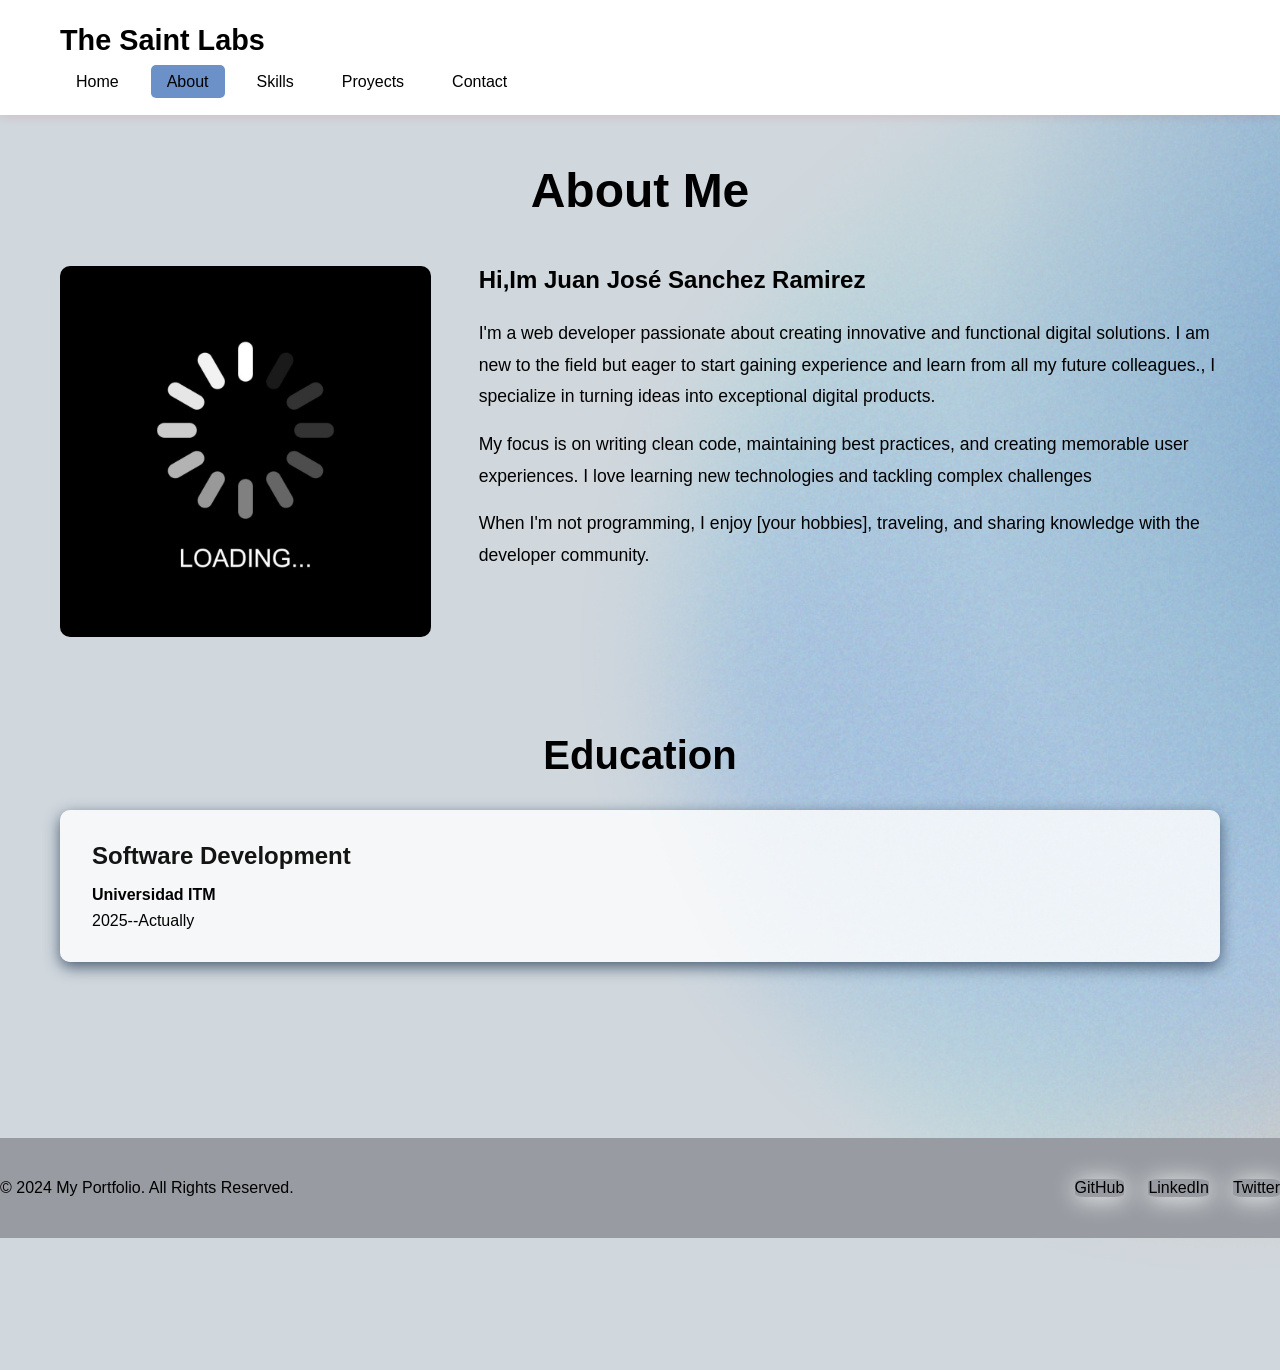
<file: about.html>
<!DOCTYPE html>
<html lang="es">
<head>
    <meta charset="UTF-8">
    <meta name="viewport" content="width=device-width, initial-scale=1.0">
    <title>Saint</title>
    <link rel="stylesheet" href="style.css">
</head>
<body>
    <header>
        <div class="container">
            <div class="logo">The Saint Labs</div>
            <nav>
                <ul>
                    <li><a href="index.html">Home</a></li>
                    <li><a href="about.html" class="active">About</a></li>
                    <li><a href="skills.html">Skills</a></li>
                    <li><a href="work.html">Proyects</a></li>
                    <li><a href="contact.html">Contact</a></li>
                </ul>
            </nav>
        </div>
    </header>

    <main>
        <div class="container">
            <h1 class="page-title">About Me</h1>
            
            <section class="about-content">
                <div class="about-grid">
                    <div class="about-image">
                        <div class="image-placeholder">
                            
                        </div>
                    </div>
                    
                    <div class="about-text">
                        <h2>Hi,Im Juan José Sanchez Ramirez</h2>
                        <p>I'm a web developer passionate about creating innovative and functional digital solutions. I am new to the field but eager to start gaining experience and learn from all my future colleagues., I specialize in turning ideas into exceptional digital products.</p>

                        <p>My focus is on writing clean code, maintaining best practices, and creating memorable user experiences. I love learning new technologies and tackling complex challenges</p>
                        
                        <p>When I'm not programming, I enjoy [your hobbies], traveling, and sharing knowledge with the developer community.</p>
                    </div>
                </div>
            </section>

            

            <section class="education">
                <h2 class="section-title">Education</h2>
                <div class="cards">
                    <div class="card">
                        <h3>Software Development</h3>
                        <p class="company">Universidad ITM</p>
                        <p>2025--Actually</p>
                    </div>
                    
                </div>
            </section>
        </div>
    </main>

    <footer>
        <div class="container-about">
            <p>&copy; 2024 My Portfolio. All Rights Reserved.</p>
            <div class="social-links">
                <a href="https://github.com/SaintDev00">GitHub</a>
                <a href="#">LinkedIn</a>
                <a href="#">Twitter</a>
            </div>
        </div>
    </footer>
</body>
</html>
</file>
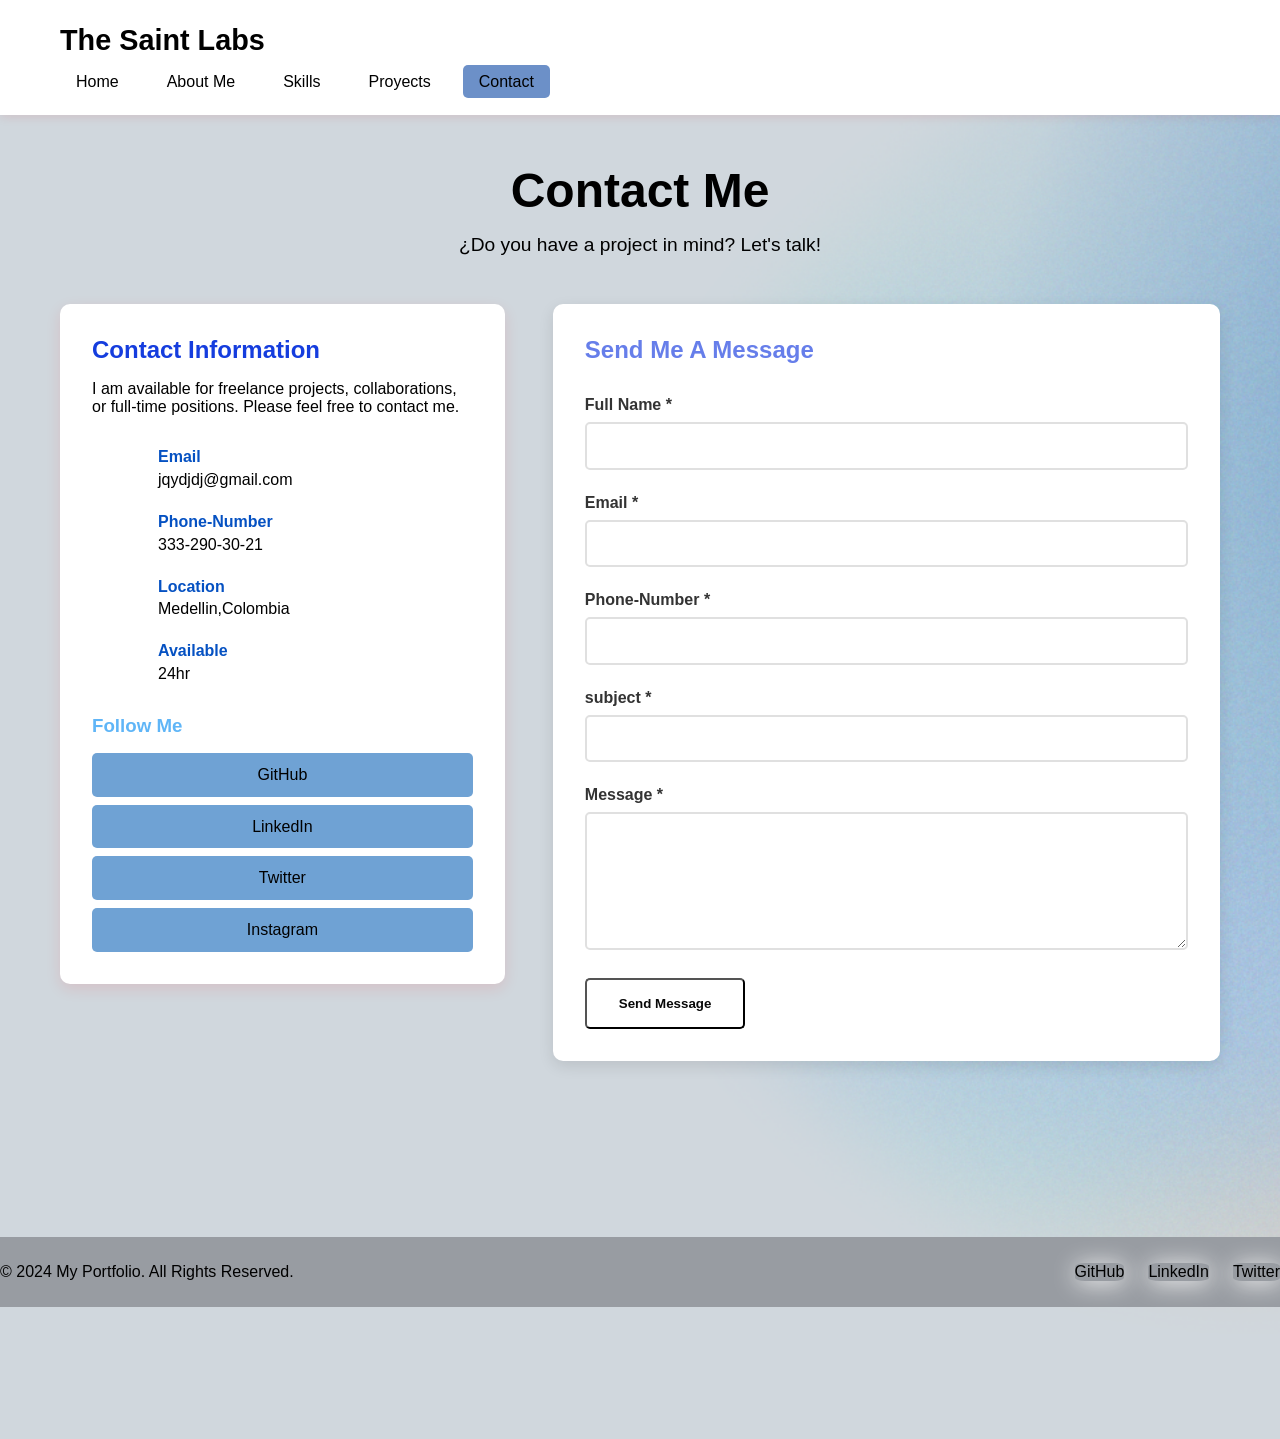
<file: contact.html>
<!DOCTYPE html>
<html lang="es">
<head>
    <meta charset="UTF-8">
    <meta name="viewport" content="width=device-width, initial-scale=1.0">
    <title>Saint</title>
    <link rel="stylesheet" href="chipset.css">
</head>
<body>
    <header>
        <div class="container">
            <div class="logo">The Saint Labs</div>
            <nav>
                <ul>
                    <li><a href="index.html">Home</a></li>
                    <li><a href="about.html">About Me</a></li>
                    <li><a href="skills.html">Skills</a></li>
                    <li><a href="work.html">Proyects</a></li>
                    <li><a href="contact.html" class="active">Contact</a></li>
                </ul>
            </nav>
        </div>
    </header>

    <main>
        <div class="container">
            <h1 class="page-title">Contact Me</h1>
            <p class="subtitle">¿Do you have a project in mind? Let's talk!</p>

            <div class="contact-grid">
                <div class="contact-info">
                    <h2>Contact Information</h2>
                    <p>I am available for freelance projects, collaborations, or full-time positions. Please feel free to contact me.</p>
                    
                    <div class="contact-items">
                        <div class="contact-item">
                            <div class="contact-icon"></div>
                            <div>
                                <h3>Email</h3>
                                <p>jqydjdj@gmail.com<j/p>
                            </div>
                        </div>

                        <div class="contact-item">
                            <div class="contact-icon"></div>
                            <div>
                                <h3>Phone-Number</h3>
                                <p>333-290-30-21</p>
                            </div>
                        </div>

                        <div class="contact-item">
                            <div class="contact-icon"></div>
                            <div>
                                <h3>Location</h3>
                                <p>Medellin,Colombia</p>
                            </div>
                        </div>

                        <div class="contact-item">
                            <div class="contact-icon"></div>
                            <div>
                                <h3>Available</h3>
                                <p>24hr</p>
                            </div>
                        </div>
                    </div>

                    <div class="social-media">
                        <h3>Follow Me</h3>
                        <div class="social-buttons">
                            <a href="#" class="social-btn">
                                <span>GitHub</span>
                            </a>
                                                                     <a href="#" class="social-btn">
                                <span>LinkedIn</span>
                            </a>
                            <a href="#" class="social-btn">
                                <span>Twitter</span>
                            </a>
                            <a href="#" class="social-btn">
                                <span>Instagram</span>
                            </a>
                        </div>
                    </div>
                </div>

                <div class="contact-form-container">
                    <form class="contact-form" id="contactForm">
                        <h2>Send Me A Message</h2>
                        
                        <div class="form-group">
                            <label for="name">Full Name *</label>
                            <input type="text" id="name" name="name" required>
                        </div>

                        <div class="form-group">
                            <label for="email">Email *</label>
                            <input type="email" id="email" name="email" required>
                        </div>

                        <div class="form-group">
                            <label for="phone">Phone-Number *</label>
                            <input type="tel" id="phone" name="phone">
                        </div>

                        <div class="form-group">
                            <label for="subject">subject *</label>
                            <input type="text" id="subject" name="subject" required>
                        </div>

                        <div class="form-group">
                            <label for="message">Message *</label>
                            <textarea id="message" name="message" rows="6" required></textarea>
                        </div>

                        <button type="submit" class="btn btn-primary">Send Message</button>
                    </form>
                </div>
            </div>
        </div>
    </main>

    <footer>
        <div class="container-contact">
            <p>&copy; 2024 My Portfolio. All Rights Reserved.</p>
            <div class="social-links">
                <a href="https://github.com/SaintDev00">GitHub</a>
                <a href="#">LinkedIn</a>
                <a href="#">Twitter</a>
            </div>
        </div>
    </footer>

    <script>
        document.getElementById('contactForm').addEventListener('submit', function(e) {
            e.preventDefault();
            alert('¡Gracias por tu mensaje! Te contactaré pronto.');
            this.reset();
        });
    </script>
</body>
</html>
</file>
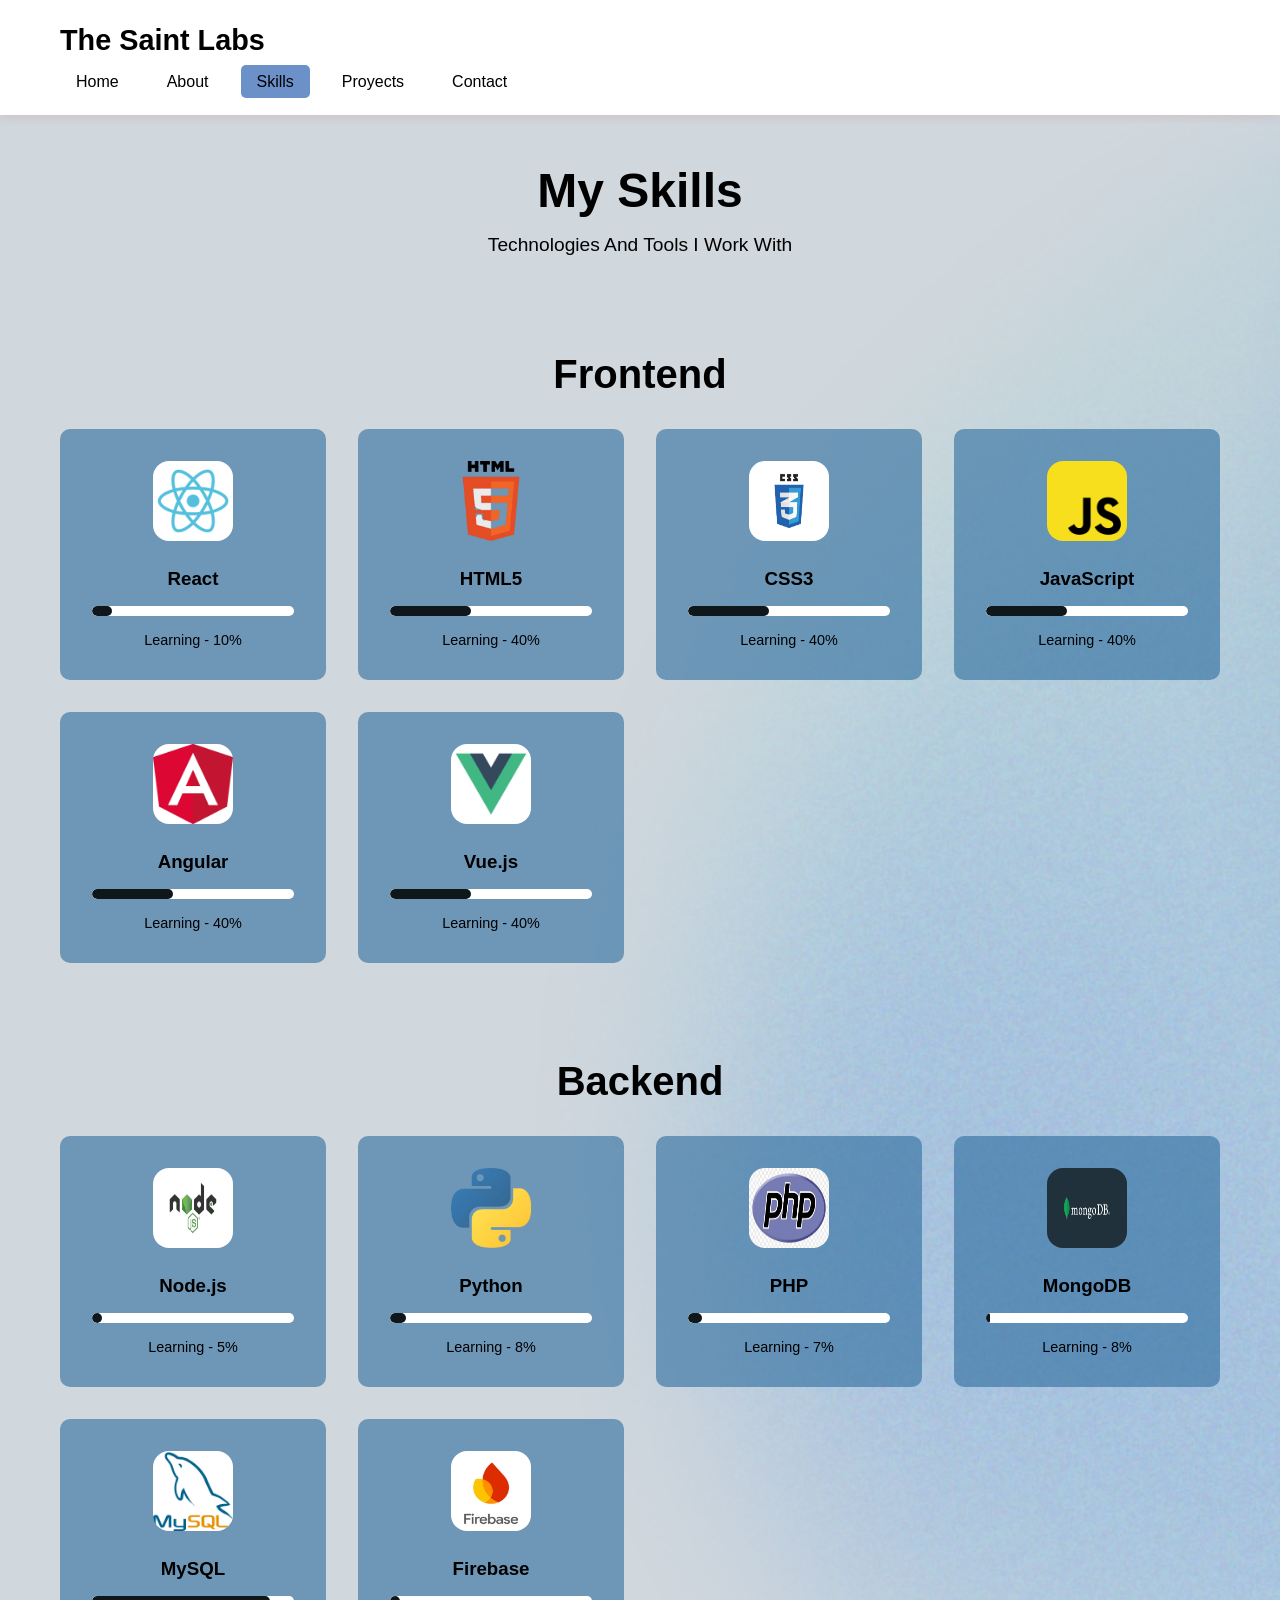
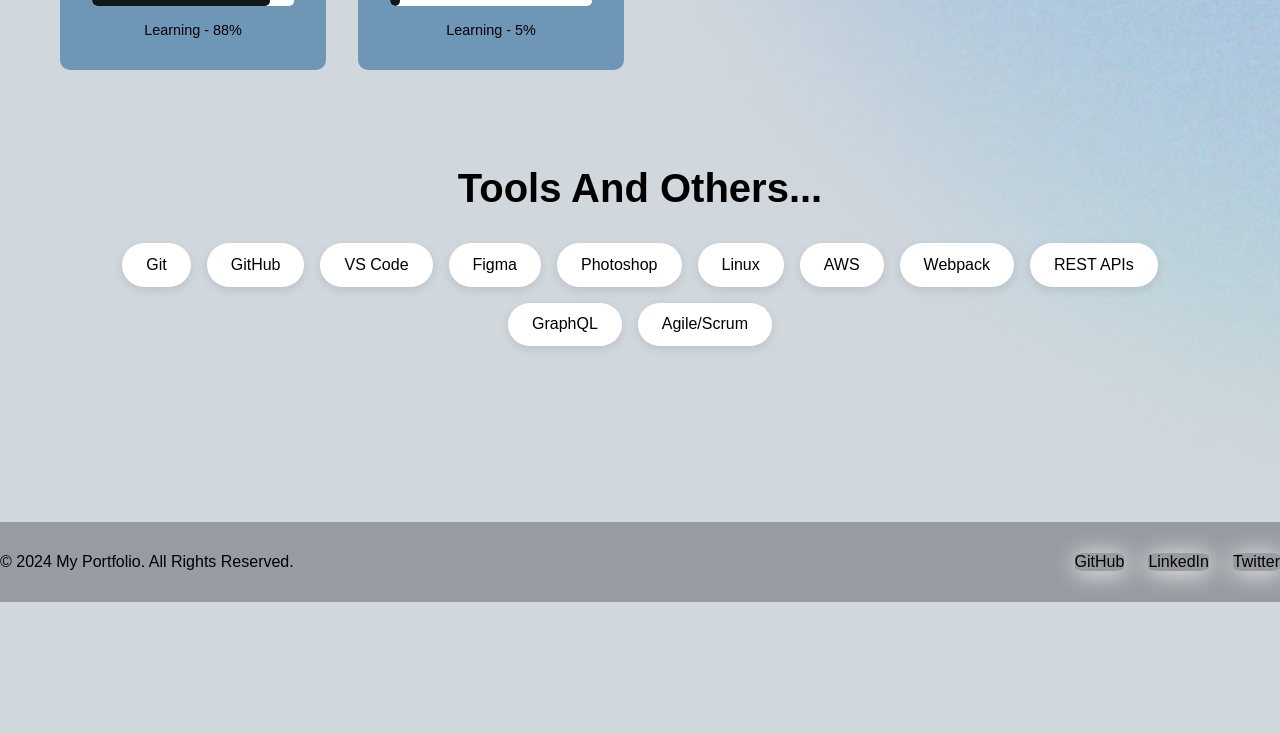
<file: skills.html>
<!DOCTYPE html>
<html lang="es">
<head>
    <meta charset="UTF-8">
    <meta name="viewport" content="width=device-width, initial-scale=1.0">
    <title>Saint</title>
    <link rel="stylesheet" href="style.css">
</head>
<body>
    <header>
        <div class="container">
            <div class="logo">The Saint Labs</div>
            <nav>
                <ul>
                    <li><a href="index.html">Home</a></li>
                    <li><a href="about.html">About</a></li>
                    <li><a href="skills.html" class="active">Skills</a></li>
                    <li><a href="work.html">Proyects</a></li>
                    <li><a href="contact.html">Contact</a></li>
                </ul>
            </nav>
        </div>
    </header>

    <main>
        <div class="container">
            <h1 class="page-title">My Skills</h1>
            <p class="subtitle">Technologies And Tools I Work With</p>

            <section class="skills-section">
                <h2 class="section-title">Frontend</h2>
                <div class="skills-grid">
                    <div class="skill-card">
                        <div class="skill-icon"><img src="./img/react.jpeg" alt=""></div>
                        <h3>React</h3>
                        <div class="skill-bar">
                            <div class="skill-progress" style="width: 10%"></div>
                        </div>
                        <p class="skill-level">Learning - 10%</p>
                    </div>

                    <div class="skill-card">
                        <div class="skill-icon"><img src="./img/o-removebg-preview.png" alt=""></div>
                        <h3>HTML5</h3>
                        <div class="skill-bar">
                            <div class="skill-progress" style="width: 40%"></div>
                        </div>
                        <p class="skill-level">Learning - 40%</p>
                    </div>

                    <div class="skill-card">
                        <div class="skill-icon"><img src="./img/CSS.jpeg" alt=""></div>
                        <h3>CSS3</h3>
                        <div class="skill-bar">
                            <div class="skill-progress" style="width: 40%"></div>
                        </div>
                        <p class="skill-level">Learning - 40%</p>
                    </div>

                    <div class="skill-card">
                        <div class="skill-icon"><img src="./img/jscript.jpeg" alt=""></div>
                        <h3>JavaScript</h3>
                        <div class="skill-bar">
                            <div class="skill-progress" style="width: 40%"></div>
                        </div>
                        <p class="skill-level">Learning - 40%</p>
                    </div>

                    <div class="skill-card">
                        <div class="skill-icon"><img src="./img/angular.jpeg" alt=""></div>
                        <h3>Angular</h3>
                        <div class="skill-bar">
                            <div class="skill-progress" style="width: 40%"></div>
                        </div>
                        <p class="skill-level">Learning - 40%</p>
                    </div>

                    <div class="skill-card">
                        <div class="skill-icon"><img src="./img/vuejs.jpeg" alt=""></div>
                        <h3>Vue.js</h3>
                        <div class="skill-bar">
                            <div class="skill-progress" style="width: 40%"></div>
                        </div>
                        <p class="skill-level">Learning - 40%</p>
                    </div>
                </div>
            </section>

            <section class="skills-section">
                <h2 class="section-title">Backend</h2>
                <div class="skills-grid">
                    <div class="skill-card">
                        <div class="skill-icon"><img src="./img/nodejs.jpeg" alt=""></div>
                        <h3>Node.js</h3>
                        <div class="skill-bar">
                            <div class="skill-progress" style="width: 5%"></div>
                        </div>
                        <p class="skill-level">Learning - 5%</p>
                    </div>

                    <div class="skill-card">
                        <div class="skill-icon"><img src="./img/ho-removebg-preview.png" alt=""></div>
                        <h3>Python</h3>
                        <div class="skill-bar">
                            <div class="skill-progress" style="width: 8%"></div>
                        </div>
                        <p class="skill-level">Learning - 8%</p>
                    </div>

                    <div class="skill-card">
                        <div class="skill-icon"><img src="./img/php.jpeg" alt=""></div>
                        <h3>PHP</h3>
                        <div class="skill-bar">
                            <div class="skill-progress" style="width: 7%"></div>
                        </div>
                        <p class="skill-level">Learning - 7%</p>
                    </div>

                    <div class="skill-card">
                        <div class="skill-icon"><img src="./img/mongo.jpeg" alt=""></div>
                        <h3>MongoDB</h3>
                        <div class="skill-bar">
                            <div class="skill-progress" style="width: 2%"></div>
                        </div>
                        <p class="skill-level">Learning - 8%</p>
                    </div>

                    <div class="skill-card">
                        <div class="skill-icon"><img src="./img/sql.jpeg" alt=""></div>
                        <h3>MySQL</h3>
                        <div class="skill-bar">
                            <div class="skill-progress" style="width: 88%"></div>
                        </div>
                        <p class="skill-level">Learning - 88%</p>
                    </div>

                    <div class="skill-card">
                        <div class="skill-icon"><img src="./img/fire.jpeg" alt=""></div>
                        <h3>Firebase</h3>
                        <div class="skill-bar">
                            <div class="skill-progress" style="width: 5%"></div>
                        </div>
                        <p class="skill-level"> Learning - 5%</p>
                    </div>
                </div>
            </section>

            <section class="skills-section">
                <h2 class="section-title">Tools And Others...</h2>
                <div class="tools-grid">
                    <div class="tool-badge">Git</div>
                    <div class="tool-badge">GitHub</div>
                    <div class="tool-badge">VS Code</div>
                    <div class="tool-badge">Figma</div>
                    <div class="tool-badge">Photoshop</div>
                    <div class="tool-badge">Linux</div>
                    <div class="tool-badge">AWS</div>
                    <div class="tool-badge">Webpack</div>
                    <div class="tool-badge">REST APIs</div>
                    <div class="tool-badge">GraphQL</div>
                    <div class="tool-badge">Agile/Scrum</div>
                </div>
            </section>
        </div>
    </main>

    <footer>
        <div class="container-skills">
            <p>&copy; 2024 My Portfolio. All Rights Reserved.</p>
            <div class="social-links">
                <a href="https://github.com/SaintDev00">GitHub</a>
                <a href="#">LinkedIn</a>
                <a href="#">Twitter</a>
            </div>
        </div>
    </footer>
</body>
</html>
</file>
<file: style.css>
/* ===== RESET Y BASE ===== */
* {
    margin: 0;
    padding: 0;
    box-sizing: border-box;
}

body {
    font-family: 'Segoe UI', Tahoma, Geneva, Verdana, sans-serif;
    color: #000000;
    background-image: url("./img/White\ Blue\ and\ Grey\ Modern\ Startup\ Pitch\ Deck\ Presentation.png");
    background-position: center;
    background-repeat: no-repeat;
    background-size: cover;
}

.container {
    max-width: 1200px;
    margin: 0 auto;
    padding: 0 20px;
}

/* ===== HEADER Y NAVEGACIÓN ===== */
header {
    color: rgb(0, 0, 0);
    padding: 1.5rem 0;
    box-shadow: 0 2px 10px rgba(210, 10, 10, 0.1);
    background-color: #ffffff;
    position: sticky;
    top: 0;
    z-index: 1000;
}

.logo {
    font-size: 1.8rem;
    font-weight: bold;
    margin-bottom: 1rem;
}

nav ul {
    list-style: none;
    display: flex;
    gap: 1rem;
    flex-wrap: wrap;
}

nav a {
    color: rgb(0, 0, 0);
    text-decoration: none;
    padding: 0.5rem 1rem;
    border-radius: 5px;
    transition: all 0.3s;
    font-weight: 500;
}

nav a:hover,
nav a.active {
    background: rgba(21, 79, 167, 0.627);
    transform: translateY(-2px);
}

/* ===== HERO SECTION ===== */


.tont{
    background-position: center;
    background-repeat: no-repeat;
    background-size: cover;
}

.hero {
    
    width: 100%;
    color: rgb(39, 38, 38);
    padding: 5rem 0;
    text-align: center;
}

.hero-content h1 {
    font-size: 3.5rem;
    margin-bottom: 1rem;
    animation: fadeInUp 0.8s;
}

.hero-content h2 {
    font-size: 2rem;
    margin-bottom: 1rem;
    opacity: 0.9;
}

.hero-content p {
    font-size: 1.2rem;
    margin-bottom: 2rem;
    opacity: 0.9;
}

.highlight {
    color: #000000b6;
    font-weight: bold;
    box-shadow: 5px 12px 12px rgb(255, 255, 255);
    border-radius: 13px;
}

.hero-buttons {
    display: flex;
    gap: 1rem;
    justify-content: center;
    flex-wrap: wrap;
}





/* ===== BOTONES ===== */
.btn {
    display: inline-block;
    padding: 1rem 2rem;
    border-radius: 5px;
    text-decoration: none;
    font-weight: bold;
    transition: all 0.3s;
    cursor: pointer;
}

.btn-primary {
    background: rgb(255, 255, 255);
    color: #000000f7;
}

.btn-primary:hover {
    transform: translateY(-3px);
    box-shadow: 0 5px 20px rgba(36, 36, 36, 0.3);
}

.btn-secondary {
    background: transparent;
    color: rgb(255, 255, 255);
    border: 4px solid white;
}

.btn-secondary:hover {
    background: rgb(71, 71, 71);
    color: #ffffff;
}

.btn-small {
    padding: 0.5rem 1rem;
    font-size: 0.9rem;
}

/* ===== SECCIONES ===== */
main {
    padding: 3rem 0;
    min-height: 60vh;
}

.intro,
.skills-section,
.experience,
.education {
    padding: 3rem 0;
}

.section-title {
    font-size: 2.5rem;
    margin-bottom: 2rem;
    color: #000000;
    text-align: center;
}

.page-title {
    font-size: 3rem;
    margin-bottom: 1rem;
    color: #000000;
    text-align: center;
}

.subtitle {
    text-align: center;
    font-size: 1.2rem;
    color: #000000;
    margin-bottom: 3rem;
}

/* ===== CARDS ===== */
.cards {
    display: grid;
    grid-template-columns: repeat(auto-fit, minmax(300px, 1fr));
    gap: 60px;
    margin-top: 2rem;
}

.card {
    background: rgba(255, 255, 255, 0.806);
    padding: 2rem;
    border-radius: 10px;
    box-shadow: 0 5px 15px rgb(74, 94, 116);
    transition: transform 0.3s, box-shadow 0.3s;
}

.card:hover {
    transform: translateY(-10px);
    box-shadow: 0 10px 30px rgb(65, 93, 175);
}

.card-icon{
    background-image: url(./img/design.jpeg);
    background-size: cover;
    background-position: center;
    border-radius: 20px;
    height: 200px;
}


.card-icon1{
    background-image: url(./img/ux.jpeg);
    background-size: cover;
    background-position: center;
    border-radius: 20px;
    height: 200px;
}

.card-icon2{
    background-image: url(./img/mobile.jpeg);
    background-size: cover;
    background-position: containt;
    border-radius: 20px;
    height: 300px;
}



.card h3 {
    color: #141414;
    margin-bottom: 1rem;
    font-size: 1.5rem;
}

.company {
    color: #000000;
    font-weight: bold;
    margin-bottom: 0.5rem;
}

/* ===== ABOUT PAGE ===== */
.about-grid {
    display: grid;
    grid-template-columns: 1fr 2fr;
    gap: 3rem;
    margin: 3rem 0;
}

.about-image .image-placeholder {
    background-image: url(./img/cd61c4d471cd21830ef6819b13655cd9.jpg);
    background-position: center;
    background-size: cover;
    aspect-ratio: 1;
    border-radius: 10px;
    display: flex;
    align-items: center;
    justify-content: center;
    color: rgb(0, 0, 0);
    font-size: 1.5rem;
}

.about-text h2 {
    color: #000000;
    margin-bottom: 1.5rem;
}

.about-text p {
    margin-bottom: 1rem;
    font-size: 1.1rem;
    line-height: 1.8;
}

/* ===== TIMELINE ===== */
.timeline {
    position: relative;
    padding-left: 3rem;
}

.timeline::before {
    content: '';
    position: absolute;
    left: 0;
    top: 0;
    bottom: 0;
    width: 2px;
    background: #120f0f;
}

.timeline-item {
    position: relative;
    margin-bottom: 3rem;
}

.timeline-item::before {
    content: '';
    position: absolute;
    left: -3.5rem;
    top: 0;
    width: 15px;
    height: 15px;
    border-radius: 50%;
    background: #832674;
    border: 3px solid rgb(0, 0, 0);
    box-shadow: 0 0 0 3px #0125c4;
}

.timeline-date {
    color: #ff009d;
    font-weight: bold;
    margin-bottom: 0.5rem;
}

.timeline-content {
    background: rgb(39, 39, 39);
    padding: 1.5rem;
    border-radius: 10px;
    box-shadow: 0 3px 10px rgba(0,0,0,0.1);
}

.timeline-content h3 {
    color: #1f369d;
    margin-bottom: 0.5rem;
}

/* ===== SKILLS PAGE ===== */
.skills-grid {
    display: grid;
    grid-template-columns: repeat(auto-fit, minmax(250px, 1fr));
    gap: 2rem;
}

.skill-card {
    background-color: #2b6b9d97;
    padding: 2rem;
    border-radius: 10px;
    
    text-align: center;
    transition: transform 0.3s;
}

.skill-card:hover {
    transform: translateY(-5px);
    box-shadow: 10px 20px 10px rgba(15, 78, 155, 0.69);
    transition: 1ms;
}

.skill-icon {
    font-size: 3rem;
    margin-bottom: 1rem;
}

.skill-icon img {
    width: 80px;
    height: 80px;
    border-radius: 20%;
}


.skill-card h3 {
    color: #000000;
    margin-bottom: 1rem;
}

.skill-bar {
    background: #ffffff;
    height: 10px;
    border-radius: 5px;
    overflow: hidden;
    margin: 1rem 0;
}

.skill-progress {
    background-color: rgb(16, 23, 26);
    height: 100%;
    border-radius: 5px;
    transition: width 1s ease;
}

.skill-level {
    color: #000000;
    font-size: 0.9rem;
}

.tools-grid {
    display: flex;
    flex-wrap: wrap;
    gap: 1rem;
    justify-content: center;
}

.tool-badge {
    background: rgb(255, 255, 255);
    padding: 0.8rem 1.5rem;
    border-radius: 25px;
    box-shadow: 0 3px 10px rgba(0,0,0,0.1);
    font-weight: 500;
    transition: all 0.3s;
}

.tool-badge:hover {
    background-color: #ffffff;
    color: rgb(0, 0, 0);
    transform: scale(1.05);
    box-shadow: 2px 12px 10px rgb(255, 255, 255);
}

/* ===== PROJECTS PAGE ===== */
.projects-grid {
    display: grid;
    grid-template-columns: repeat(auto-fit, minmax(350px, 1fr));
    gap: 2rem;
    margin: 3rem 0;
    padding: 10PX;
}

.project-card {
    background: rgb(96, 158, 211);
    border-radius: 10px;
    overflow: hidden;
    box-shadow: 12px 5px 15px rgb(134, 157, 227);
    transition: transform 0.3s;
    padding: 20PX;
}

.project-card:hover {
    transform: translateY(-10px);
    box-shadow: 10px 10px 30px rgb(39, 87, 232);
}

.project-image .image-placeholder {
    /* background: linear-gradient(135deg, #29fa0d 0%, #764ba2 100%); */
    height: 200px;
    display: flex;
    align-items: center;
    justify-content: center;
    color: rgb(0, 0, 0);
    font-size: 1.5rem;
    font-weight: bold;
    background-color: rgb(255, 255, 255);
    gap: 1rem;
    padding: 10px;
    /* background-image: url(./img/Hwang\ Aurora.jpeg); */
}

.project-image .image-placeholder1 {
    height: 200px;
    gap: 10px;
    display: flex;
    align-items: center;
    justify-content: center;
    color: rgb(0, 0, 0);
    font-size: 1.5rem;
    font-weight: bold;
    background-image: url(./img/ho-removebg-preview.png);
    background-size: contain;
    padding: 110px;
    background-position: center;
    background-repeat: no-repeat;
}

.project-image .image-placeholder2 {
    height: 200px;
    gap: 10px;
    display: flex;
    align-items: center;
    justify-content: center;
    color: rgb(0, 0, 0);
    font-size: 1.5rem;
    font-weight: bold;
    background-image: url(./img/o-removebg-preview.png);
    background-size: contain;
    padding: 100PX;
    background-position: center;
    background-repeat: no-repeat;
}

.project-image .image-placeholder3 {
    height: 200px;
    gap: 10px;
    display: flex;
    align-items: center;
    justify-content: center;
    color: rgb(0, 0, 0);
    font-size: 1.5rem;
    font-weight: bold;
    background-image: url(./img/Logo\ de\ PetLove\ con\ mascotas.png);
    background-size: contain;
    background-position: center;
    background-repeat: no-repeat;
}

.project-content h3 {
    color: #000000;
    margin-bottom: 1rem;
}

.project-tags {
    display: flex;
    flex-wrap: wrap;
    gap: 0.5rem;
    margin: 1rem 0;
}

.tag {
    background: #002ae267;
    padding: 0.3rem 0.8rem;
    border-radius: 15px;
    font-size: 0.85rem;
    color: #000000;
    font-weight: 500;
}

.project-links {
    display: flex;
    gap: 1rem;
    margin-top: 1rem;
}

/* ===== CONTACT PAGE ===== */
.contact-grid {
    display: grid;
    grid-template-columns: 1fr 1.5fr;
    gap: 3rem;
    margin: 3rem 0;
}

.contact-info {
    background: rgb(255, 255, 255);
    padding: 2rem;
    border-radius: 10px;
    box-shadow: 0 5px 15px rgba(255, 0, 0, 0.1);
    height: fit-content;
}

.contact-info h2 {
    color: #153dde;
    margin-bottom: 1rem;
}

.contact-items {
    margin: 2rem 0;
}

.contact-item {
    display: flex;
    gap: 1rem;
    margin-bottom: 1.5rem;
    align-items: center;
}

.contact-icon {
    font-size: 2rem;
    min-width: 50px;
    text-align: center;
}

.contact-item h3 {
    color: #0551c2;
    margin-bottom: 0.3rem;
    font-size: 1rem;
}

.social-media {
    margin-top: 2rem;
}

.social-media h3 {
    color: #35a2f5ca;
    margin-bottom: 1rem;
}

.social-buttons {
    display: flex;
    flex-direction: column;
    gap: 0.5rem;
}

.social-btn {
    padding: 0.8rem;
    background: #6fa2d4;
    text-decoration: none;
    color: #000000;
    border-radius: 5px;
    transition: all 0.3s;
    text-align: center;
}

.social-btn:hover {
    background: #58a6f4;
    color: rgb(255, 255, 255);
}

/* ===== FORMULARIO ===== */
.contact-form-container {
    background: white;
    padding: 2rem;
    border-radius: 10px;
    box-shadow: 0 5px 15px rgba(0,0,0,0.1);
}

.contact-form h2 {
    color: #667eea;
    margin-bottom: 2rem;
}

.form-group {
    margin-bottom: 1.5rem;
}

.form-group label {
    display: block;
    margin-bottom: 0.5rem;
    font-weight: 600;
    color: #333;
}

.form-group input,
.form-group textarea {
    width: 100%;
    padding: 0.8rem;
    border: 2px solid #e0e0e0;
    border-radius: 5px;
    font-size: 1rem;
    font-family: inherit;
    transition: border-color 0.3s;
}

.form-group input:focus,
.form-group textarea:focus {
    outline: none;
    border-color: #000000;
}

.form-group textarea {
    resize: vertical;
}

/* ===== CTA SECTION ===== */
.cta {
    text-align: center;
    padding: 4rem 0;
    color: rgb(0, 0, 0);
    border-radius: 10px;
    margin: 3rem 0;
    box-shadow: 0 12px 12px black;
    width: 800px;
    margin: 0 auto;
    margin-top: 50px;
    background-image: url(./img/ChatGPT\ Image\ Dec\ 27\,\ 2025\,\ 10_38_28\ PM.png);
    opacity: 0.7;
}



.cta h2 {
    font-size: 2.5rem;
    margin-bottom: 1rem;
}

.cta p {
    font-size: 1.2rem;
    margin-bottom: 2rem;
}

/* ===== FOOTER ===== */
footer {
    /* background: #333; */
    color: white;
    padding: 2rem 0;
    margin-top: 3rem;
    margin-bottom: 100px;
    /* background-size: cover; */
}

footer .container-home {
    display: flex;
    justify-content: space-between;
    align-items: center;
    flex-wrap: wrap;
    gap: 1rem;
    height: 110px;
    background: rgb(152, 156, 162);
    color: #000000;
}

footer .container-about {
    display: flex;
    justify-content: space-between;
    align-items: center;
    gap: 1rem;
    height: 100px;
    background: rgb(152, 156, 162);
    color: #000000;
}

footer .container-skills {
    display: flex;
    justify-content: space-between;
    align-items: center;
    gap: 1rem;
    height: 80px;
    background: rgb(152, 156, 162);
    color: #000000;
}


footer .container-proyects {
    display: flex;
    justify-content: space-between;
    align-items: center;
    gap: 1rem;
    height: 80px;
    background: rgb(152, 156, 162);
    color: #000000;
}


footer .container-contact {
    display: flex;
    justify-content: space-between;
    align-items: center;
    gap: 1rem;
    height: 70px;
    background: rgb(152, 156, 162);
    color: #000000;
}

.social-links {
    display: flex;
    gap: 1.5rem;
    
}

.social-links a {
    color: rgb(0, 0, 0);
    text-decoration: none;
    transition: color 0.3s;
    box-shadow: 1px 2px 23px rgb(245, 245, 245);
    border-radius: 20%;
}

.social-links a:hover {
    color: #d9d9d9;
}

/* ===== ANIMACIONES ===== */
@keyframes fadeInUp {
    from {
        opacity: 0;
        transform: translateY(30px);
    }
    to {
        opacity: 1;
        transform: translateY(0);
    }
}

/* ===== RESPONSIVE ===== */
@media (max-width: 768px) {
    .hero-content h1 {
        font-size: 2.5rem;
    }

    .hero-content h2 {
        font-size: 1.5rem;
    }

    .page-title {
        font-size: 2rem;
    }

    .section-title {
        font-size: 1.8rem;
    }

    .about-grid,
    .contact-grid {
        grid-template-columns: 1fr;
    }

    .timeline {
        padding-left: 2rem;
    }

    nav ul {
        gap: 0.5rem;
    }

    nav a {
        padding: 0.4rem 0.8rem;
        font-size: 0.9rem;
    }

    .projects-grid {
        grid-template-columns: 1fr;
    }
}
</file>
<file: chipset.css>
/* ===== RESET Y BASE ===== */
* {
    margin: 0;
    padding: 0;
    box-sizing: border-box;
}

body {
    font-family: 'Segoe UI', Tahoma, Geneva, Verdana, sans-serif;
    color: #000000;
    background-image: url("./img/White\ Blue\ and\ Grey\ Modern\ Startup\ Pitch\ Deck\ Presentation.png");
    background-position: center;
    background-repeat: no-repeat;
    background-size: cover;
}

.container {
    max-width: 1200px;
    margin: 0 auto;
    padding: 0 20px;
}

/* ===== HEADER Y NAVEGACIÓN ===== */
header {
    color: rgb(0, 0, 0);
    padding: 1.5rem 0;
    box-shadow: 0 2px 10px rgba(210, 10, 10, 0.1);
    background-color: #ffffff;
    position: sticky;
    top: 0;
    z-index: 1000;
}

.logo {
    font-size: 1.8rem;
    font-weight: bold;
    margin-bottom: 1rem;
}

nav ul {
    list-style: none;
    display: flex;
    gap: 1rem;
    flex-wrap: wrap;
}

nav a {
    color: rgb(0, 0, 0);
    text-decoration: none;
    padding: 0.5rem 1rem;
    border-radius: 5px;
    transition: all 0.3s;
    font-weight: 500;
}

nav a:hover,
nav a.active {
    background: rgba(21, 79, 167, 0.627);
    transform: translateY(-2px);
}

/* ===== HERO SECTION ===== */


.tont{
    background-position: center;
    background-repeat: no-repeat;
    background-size: cover;
}

.hero {
    
    width: 100%;
    color: rgb(39, 38, 38);
    padding: 5rem 0;
    text-align: center;
}

.hero-content h1 {
    font-size: 3.5rem;
    margin-bottom: 1rem;
    animation: fadeInUp 0.8s;
}

.hero-content h2 {
    font-size: 2rem;
    margin-bottom: 1rem;
    opacity: 0.9;
}

.hero-content p {
    font-size: 1.2rem;
    margin-bottom: 2rem;
    opacity: 0.9;
}

.highlight {
    color: #000000b6;
    font-weight: bold;
    box-shadow: 5px 12px 12px rgb(255, 255, 255);
    border-radius: 13px;
}

.hero-buttons {
    display: flex;
    gap: 1rem;
    justify-content: center;
    flex-wrap: wrap;
}

.contact-grid {
    display: grid;
    grid-template-columns: 1fr 1.5fr;
    gap: 3rem;
    margin: 3rem 0;
}

.contact-info {
    background: rgb(255, 255, 255);
    padding: 2rem;
    border-radius: 10px;
    box-shadow: 0 5px 15px rgba(255, 0, 0, 0.1);
    height: fit-content;
}

.contact-info h2 {
    color: #153dde;
    margin-bottom: 1rem;
}

.contact-items {
    margin: 2rem 0;
}

.contact-item {
    display: flex;
    gap: 1rem;
    margin-bottom: 1.5rem;
    align-items: center;
}

.contact-icon {
    font-size: 2rem;
    min-width: 50px;
    text-align: center;
}

.contact-item h3 {
    color: #0551c2;
    margin-bottom: 0.3rem;
    font-size: 1rem;
}

.social-media {
    margin-top: 2rem;
}

.social-media h3 {
    color: #35a2f5ca;
    margin-bottom: 1rem;
}

.social-buttons {
    display: flex;
    flex-direction: column;
    gap: 0.5rem;
}

.social-btn {
    padding: 0.8rem;
    background: #6fa2d4;
    text-decoration: none;
    color: #000000;
    border-radius: 5px;
    transition: all 0.3s;
    text-align: center;
}

.social-btn:hover {
    background: #58a6f4;
    color: rgb(255, 255, 255);
}

/* ===== FORMULARIO ===== */
.contact-form-container {
    background: white;
    padding: 2rem;
    border-radius: 10px;
    box-shadow: 0 5px 15px rgba(0,0,0,0.1);
}

.contact-form h2 {
    color: #667eea;
    margin-bottom: 2rem;
}

.form-group {
    margin-bottom: 1.5rem;
}

.form-group label {
    display: block;
    margin-bottom: 0.5rem;
    font-weight: 600;
    color: #333;
}

.form-group input,
.form-group textarea {
    width: 100%;
    padding: 0.8rem;
    border: 2px solid #e0e0e0;
    border-radius: 5px;
    font-size: 1rem;
    font-family: inherit;
    transition: border-color 0.3s;
}

.form-group input:focus,
.form-group textarea:focus {
    outline: none;
    border-color: #000000;
}

.form-group textarea {
    resize: vertical;
}

/* ===== CTA SECTION ===== */
.cta {
    text-align: center;
    padding: 4rem 0;
    color: rgb(244, 224, 224);
    border-radius: 10px;
    margin: 3rem 0;
}

.cta h2 {
    font-size: 2.5rem;
    margin-bottom: 1rem;
}

.cta p {
    font-size: 1.2rem;
    margin-bottom: 2rem;
}

/* ===== FOOTER ===== */
footer {
    /* background: #333; */
    color: white;
    padding: 2rem 0;
    margin-top: 3rem;
    margin-bottom: 100px;
    /* background-size: cover; */
}

footer .container-home {
    display: flex;
    justify-content: space-between;
    align-items: center;
    flex-wrap: wrap;
    gap: 1rem;
    height: 110px;
    background: rgb(152, 156, 162);
    color: #000000;
}

footer .container-about {
    display: flex;
    justify-content: space-between;
    align-items: center;
    gap: 1rem;
    height: 100px;
    background: rgb(152, 156, 162);
    color: #000000;
}

footer .container-skills {
    display: flex;
    justify-content: space-between;
    align-items: center;
    gap: 1rem;
    height: 80px;
    background: rgb(152, 156, 162);
    color: #000000;
}


footer .container-proyects {
    display: flex;
    justify-content: space-between;
    align-items: center;
    gap: 1rem;
    height: 80px;
    background: rgb(152, 156, 162);
    color: #000000;
}


footer .container-contact {
    display: flex;
    justify-content: space-between;
    align-items: center;
    gap: 1rem;
    height: 70px;
    background: rgb(152, 156, 162);
    color: #000000;
}

.social-links {
    display: flex;
    gap: 1.5rem;
    
}

.social-links a {
    color: rgb(0, 0, 0);
    text-decoration: none;
    transition: color 0.3s;
    box-shadow: 1px 2px 23px rgb(245, 245, 245);
    border-radius: 20%;
}

.social-links a:hover {
    color: #d9d9d9;
}

.btn {
    display: inline-block;
    padding: 1rem 2rem;
    border-radius: 5px;
    text-decoration: none;
    font-weight: bold;
    transition: all 0.3s;
    cursor: pointer;
}

.btn-primary {
    background: rgb(255, 255, 255);
    color: #000000f7;
}

.btn-primary:hover {
    transform: translateY(-3px);
    box-shadow: 0 5px 20px rgba(36, 36, 36, 0.3);
}

.btn-secondary {
    background: transparent;
    color: rgb(255, 255, 255);
    border: 4px solid white;
}

.btn-secondary:hover {
    background: rgb(71, 71, 71);
    color: #ffffff;
}

.btn-small {
    padding: 0.5rem 1rem;
    font-size: 0.9rem;
}

/* ===== SECCIONES ===== */
main {
    padding: 3rem 0;
    min-height: 60vh;
}

.intro,
.skills-section,
.experience,
.education {
    padding: 3rem 0;
}

.section-title {
    font-size: 2.5rem;
    margin-bottom: 2rem;
    color: #000000;
    text-align: center;
}

.page-title {
    font-size: 3rem;
    margin-bottom: 1rem;
    color: #000000;
    text-align: center;
}

.subtitle {
    text-align: center;
    font-size: 1.2rem;
    color: #000000;
    margin-bottom: 3rem;
}

/* ===== ANIMACIONES ===== */
@keyframes fadeInUp {
    from {
        opacity: 0;
        transform: translateY(30px);
    }
    to {
        opacity: 1;
        transform: translateY(0);
    }
}

/* ===== RESPONSIVE ===== */
@media (max-width: 768px) {
    .hero-content h1 {
        font-size: 2.5rem;
    }

    .hero-content h2 {
        font-size: 1.5rem;
    }

    .page-title {
        font-size: 2rem;
    }

    .section-title {
        font-size: 1.8rem;
    }

    .about-grid,
    .contact-grid {
        grid-template-columns: 1fr;
    }

    .timeline {
        padding-left: 2rem;
    }

    nav ul {
        gap: 0.5rem;
    }

    nav a {
        padding: 0.4rem 0.8rem;
        font-size: 0.9rem;
    }

    .projects-grid {
        grid-template-columns: 1fr;
    }
}
</file>
